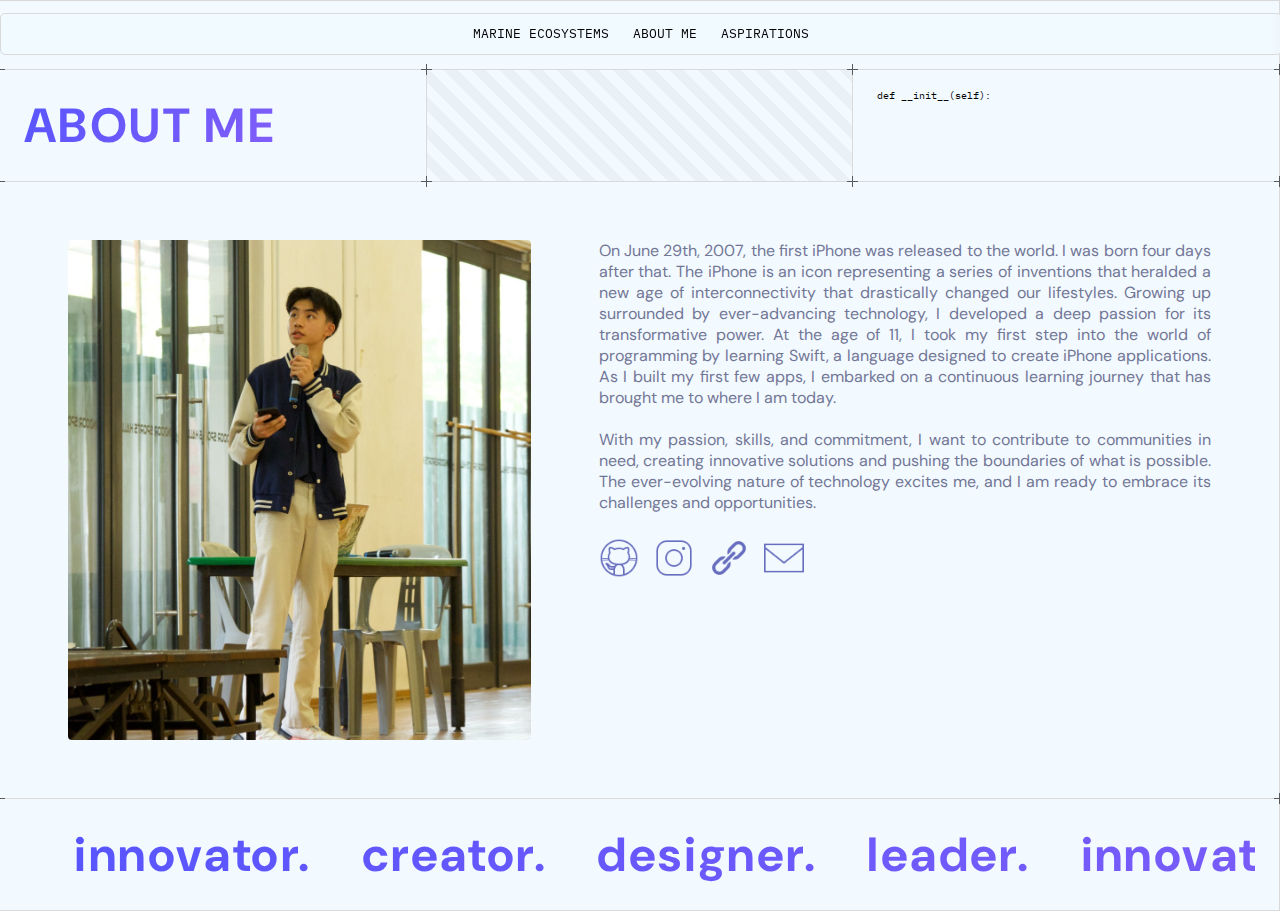
<file: about-me.html>
<!DOCTYPE html>
<html lang="en">
    <head>
        <meta charset="utf-8">
        <meta http-equiv="X-UA-Compatible" content="IE=edge">
        <title>About ME</title>
        <meta name="description" content="">
        <meta name="viewport" content="width=device-width, initial-scale=1">
        <link rel="stylesheet" href="css/about-me.css">
        <link rel="stylesheet" href="css/gridstyle.css">
        <link rel="stylesheet" href="css/textnavstyle.css">
        <link rel="preconnect" href="https://fonts.googleapis.com">
        <link rel="preconnect" href="https://fonts.gstatic.com" crossorigin>
        <link href="https://fonts.googleapis.com/css2?family=DM+Sans:ital,opsz,wght@0,9..40,100..1000;1,9..40,100..1000&display=swap" rel="stylesheet">
    </head>
    <body>
        <div class="navwrapper">

            <div class="navbar">
                <nav>
                    <a href='/index.html' class="scrambletext" data-value="MARINE ECOSYSTEMS">MARINE ECOSYSTEMS</a>
                    <a href='/about-me.html' class="scrambletext" data-value="ABOUT ME">ABOUT ME</a>
                    <a href='/aspirations.html' class="scrambletext" data-value="ASPIRATIONS">ASPIRATIONS</a>
                </nav>
            </div>
        </div>
        <section class="about">
            <div class="grid-container">
                <div class="grid-item" id="top-padding">
                </div>
                <div class="grid-item title-item">
                    <h1>ABOUT ME</h1>
                    <span class="top-left-corner"></span>
                    <span class="top-right-corner"></span>
                    <span class="bottom-left-corner"></span>
                    <span class="bottom-right-corner"></span>
                </div>
                <div class="grid-item filler-item">
                    <span class="top-left-corner"></span>
                    <span class="top-right-corner"></span>
                    <span class="bottom-left-corner"></span>
                    <span class="bottom-right-corner"></span>
                </div>
                <div class="grid-item code-item">
                    <div id="code-container"></div>

                    <span class="top-left-corner"></span>
                    <span class="top-right-corner"></span>
                    <span class="bottom-left-corner"></span>
                    <span class="bottom-right-corner"></span>
                </div>
                <div class="grid-item content-item">
                    <img src="assets/kazu.JPG" alt="Kazu Ho Jie An">
                    <div class="text">
                        <p>On June 29th, 2007, the first iPhone was released to the world. I was born four days after that. The iPhone is an icon representing a series of inventions that heralded a new age of interconnectivity that drastically changed our lifestyles. Growing up surrounded by ever-advancing technology, I developed a deep passion for its transformative power. At the age of 11, I took my first step into the world of programming by learning Swift, a language designed to create iPhone applications. As I built my first few apps, I embarked on a continuous learning journey that has brought me to where I am today.
                        <br><br>
                        With my passion, skills, and commitment, I want to contribute to communities in need, creating innovative solutions and pushing the boundaries of what is possible. The ever-evolving nature of technology excites me, and I am ready to embrace its challenges and opportunities.</p>
                        <div class="socials">
                            <a href="https://github.com/kaz-uuu">
                                <img src="assets/icons8-github-50.png" alt="github">
                            </a>
                            <a href="https://www.instagram.com/k4zu.mp3/">
                                <img src="assets/icons8-instagram-50.png" alt="instagram">
                            </a>
                            <a  href="https://kazu.digital">
                                <img src="assets/icons8-link-50.png" alt="site-link">
                            </a>
                            <a href="mailto:kazu.24@ichat.sp.edu.sg">
                                <img src="assets/icons8-email-50.png" alt="email">
                            </a>
                            </div>
                    </div>
                            <span class="top-left-corner"></span>
                    <span class="top-right-corner"></span>
                    <span class="bottom-left-corner"></span>
                    <span class="bottom-right-corner"></span>
                </div>
                
                <div class="grid-item bottom-banner">
                    <div class="marquee-container">
                        <div class="marquee">
                            <h1>&emsp;innovator.&emsp;creator.&emsp;designer.&emsp;leader.&emsp;innovator.&emsp;creator.&emsp;designer.&emsp;leader.&emsp;</h1>
                        </div>
                    </div>
                    <span class="top-left-corner"></span>
                    <span class="top-right-corner"></span>
                
                </div>
            </div>
        </section>

            
            <!--[if lt IE 7]>
                <p class="browsehappy">You are using an <strong>outdated</strong> browser. Please <a href="#">upgrade your browser</a> to improve your experience.</p>
            <![endif]-->
        <!-- <script src="smooth-scroll.js"></script> -->
        <script src="javascript/scramble.js"></script>
        <script src="javascript/code-animation.js"></script>
    </body>
</html>
</file>
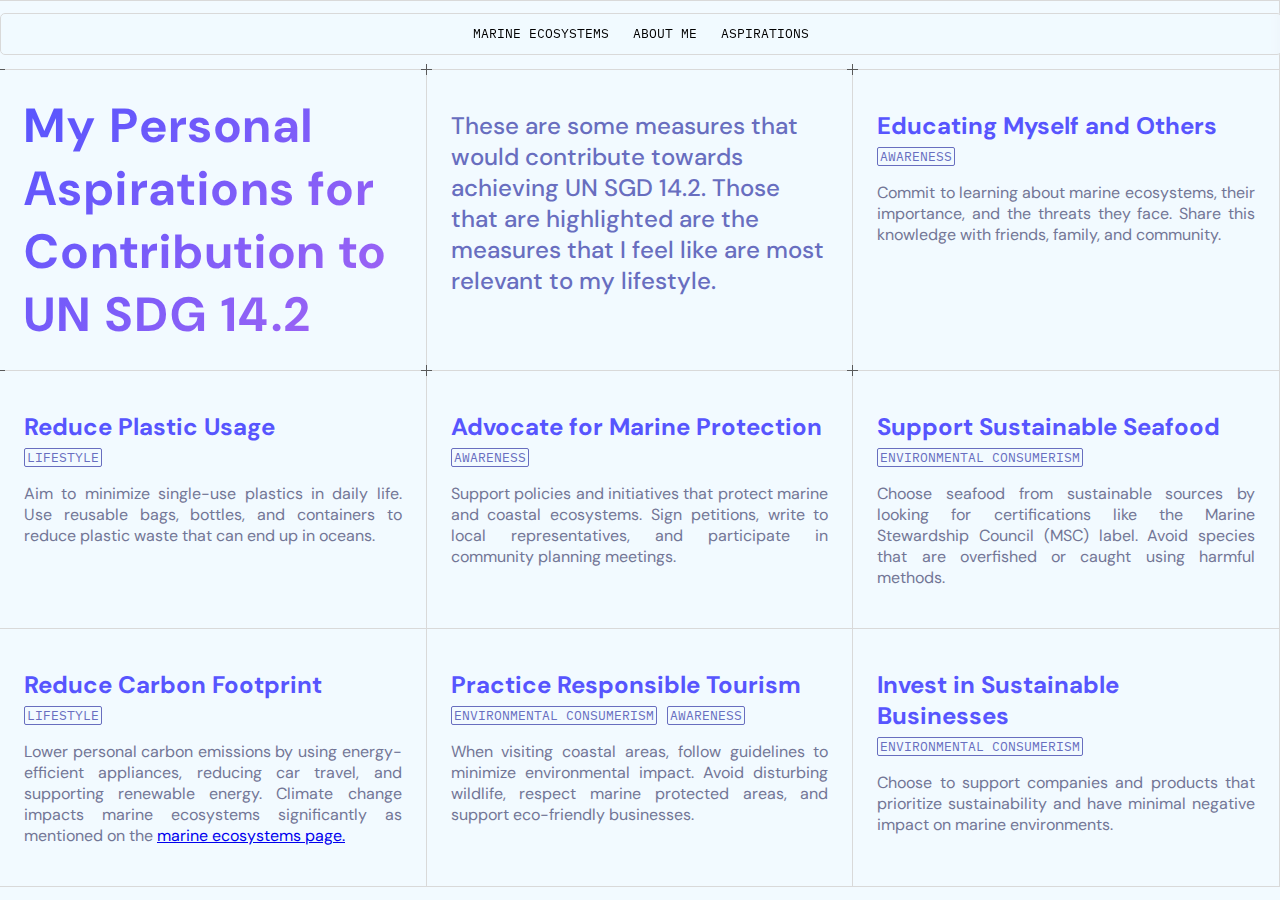
<file: aspirations.html>
<!DOCTYPE html>
<html lang="en">
    <head>
        <meta charset="utf-8">
        <meta http-equiv="X-UA-Compatible" content="IE=edge">
        <title>Aspirations</title>
        <meta name="description" content="">
        <meta name="viewport" content="width=device-width, initial-scale=1">
        <link rel="stylesheet" href="css/gridstyle.css">
        <link rel="stylesheet" href="css/textnavstyle.css">
        <link rel="stylesheet" href="css/aspirations.css">
        <link rel="preconnect" href="https://fonts.googleapis.com">
        <link rel="preconnect" href="https://fonts.gstatic.com" crossorigin>
        <link href="https://fonts.googleapis.com/css2?family=DM+Sans:ital,opsz,wght@0,9..40,100..1000;1,9..40,100..1000&display=swap" rel="stylesheet">
    </head>
    <body>

        <div class="navwrapper">

            <div class="navbar">
                <nav>
                    <a href='/index.html' class="scrambletext" data-value="MARINE ECOSYSTEMS">MARINE ECOSYSTEMS</a>
                    <a href='/about-me.html' class="scrambletext" data-value="ABOUT ME">ABOUT ME</a>
                    <a href='/aspirations.html' class="scrambletext" data-value="ASPIRATIONS">ASPIRATIONS</a>
                </nav>
            </div>
        </div>

        <section class="hero-section">
            <div class="grid-container">
                <div class="grid-item" id="top-padding"></div>
                <div class="grid-item title-item">
                        <h1>My Personal Aspirations for Contribution to UN SDG 14.2</h1>
                        <span class="top-left-corner"></span>
                        <span class="top-right-corner"></span>
                        <span class="bottom-left-corner"></span>
                        <span class="bottom-right-corner"></span>
                </div>
                <div class="grid-item subtitle-item">
                        <h4>These are some measures that would contribute towards achieving UN SGD 14.2. Those that are highlighted are the measures that I feel like are most relevant to my lifestyle.</h4>
                        <span class="top-left-corner"></span>
                        <span class="top-right-corner"></span>
                        <span class="bottom-left-corner"></span>
                        <span class="bottom-right-corner"></span>
                </div>
                <div class="grid-item measure-item">
                        <h4>Educating Myself and Others</h4>
                        <p class="category-tag">AWARENESS</p>
                        <p>Commit to learning about marine ecosystems, their importance, and the threats they face. Share this knowledge with friends, family, and community.</p>
                </div>
                <div class="grid-item measure-item">
                        <h4>Reduce Plastic Usage</h4>
                        <p class="category-tag">LIFESTYLE</p>
                        <p>Aim to minimize single-use plastics in daily life. Use reusable bags, bottles, and containers to reduce plastic waste that can end up in oceans.</p>
                </div>
                <div class="grid-item measure-item">
                        <h4>Advocate for Marine Protection</h4>
                        <p class="category-tag">AWARENESS</p>
                        <p>Support policies and initiatives that protect marine and coastal ecosystems. Sign petitions, write to local representatives, and participate in community planning meetings.</p>
                </div>
                <div class="grid-item measure-item">
                        <h4>Support Sustainable Seafood</h4>
                        <p class="category-tag">ENVIRONMENTAL CONSUMERISM</p>
                        <p>Choose seafood from sustainable sources by looking for certifications like the Marine Stewardship Council (MSC) label. Avoid species that are overfished or caught using harmful methods.</p>
                </div>
                <div class="grid-item measure-item">
                        <h4>Reduce Carbon Footprint</h4>
                        <p class="category-tag">LIFESTYLE</p>
                        <p>Lower personal carbon emissions by using energy-efficient appliances, reducing car travel, and supporting renewable energy. Climate change impacts marine ecosystems significantly as mentioned on the <a href="index.html">marine ecosystems page.</a></p>
                </div>
                <div class="grid-item measure-item">
                        <h4>Practice Responsible Tourism</h4>
                        <div class="tags">
                                <p class="category-tag">ENVIRONMENTAL CONSUMERISM</p><p class="category-tag">AWARENESS</p>
                        </div>
                                <p>When visiting coastal areas, follow guidelines to minimize environmental impact. Avoid disturbing wildlife, respect marine protected areas, and support eco-friendly businesses.</p>
                </div>
                <div class="grid-item measure-item">
                        <h4>Invest in Sustainable Businesses</h4>
                        <p class="category-tag">ENVIRONMENTAL CONSUMERISM</p>
                        <p>Choose to support companies and products that prioritize sustainability and have minimal negative impact on marine environments.</p>
                </div>
                
            </div>
        </section>

            <!--[if lt IE 7]>
                <p class="browsehappy">You are using an <strong>outdated</strong> browser. Please <a href="#">upgrade your browser</a> to improve your experience.</p>
                <![endif]-->
            <!-- <script src="smooth-scroll.js"></script> -->
            <script src="javascript/scramble.js"></script>
        </body>
        </html>
</file>
<file: css/about-me.css>
html {
        width: 100%;
      }
      
body {
        margin: 0;
        font-family: "DM Sans", sans-serif;
        /* background-image: url('bluefedbackground.jpg'); */
        background-size: cover;
        width: 100%;
        overflow-x: hidden;
        background-color: #F2FAFF;
}

@font-face {
        font-family: 'IBMPlexMono-Regular';
        src: url('../fonts/IBMPlexMono-Regular.ttf');
}


/* About Me Section */

.about-item > h1 {
        font-weight: 800;
}

/* Code Animation */
#code-container {
        font-size: 0.6em;
        font-family: "IBMPlexMono-Regular";
        white-space: pre;
        line-height: 1.5;
        display: flex;
        flex-direction: column;
        justify-content: flex-end;
}

.code-item {
        padding-top: 19px !important;
        padding-bottom: 19px !important;
}

.filler-item {
        background: repeating-linear-gradient(
                45deg,
                #606cbc00,
                #16237700 10px,
                #e9f1f7 10px,
                #e9f1f7  20px
        );
}

.content-item {
        grid-column: span 3;
        height: fit-content;
        display: flex;
        flex-direction: row;
        gap: 68px;
        padding: 58px 68px 58px 68px !important;
}

.content-item > img {
        height: 500px;
        border-radius: 4px;
}

.text p {
        margin: 0;
}

.socials {
        width: 100%;
        display: flex;
        margin: auto;
        gap: 15px;
        align-content: center;
        margin-top: 25px;
}


/* 2D TRANSFORMATION !!!!  1/5 Graphic Effects*/
.socials a {
        transition: scale 0.4s;
}

.socials a:hover {
        scale: 1.1;
}

.socials img {
        height: 40px;
}

.bottom-banner {
        grid-column: span 3;
}

.marquee-container {
        width: 100%;
        overflow: hidden;
        white-space: nowrap;
    }
    .marquee {
        display: inline-block;
        animation: marquee 13s linear infinite;
    }
    @keyframes marquee {
        0% {
            transform: translateX(0%);
        }
        100% {
            transform: translateX(-50%);
        }
    }
</file>
<file: css/gridstyle.css>
/* Grid Styling */

.grid-container {
        max-width: 1400px;
        display: grid;
        /* repeat(repetition amount, track listing)  */ 
        align-items: stretch;
        margin: auto;
        box-sizing: border-box;
        grid-template-columns: repeat(auto-fit, minmax(400px, 1fr)); 
      }
      
    .column-2 {
        grid-template-columns: repeat(auto-fit, minmax(500px, 1fr)) !important; 
    }
    
    .grid-item {
        position: relative;
        padding: 1.5em;
        border: 1px solid #D9D9D9;
        margin-bottom: -1px;
        margin-left: -1px;
    }
    
    /* Pseudo Elements */
    
    /* Both Lines */
    
    .grid-item::before,
    .grid-item::after {
        content: "";
        background-color: #D9D9D9;
        position: absolute;
        box-sizing:border-box;
        width: 200vw;
        height: 1px;
        left: -100%;
    
    }
    
    /* Top Row Line */
    
    .grid-item::after {
        top: -1px;
    
    }
    
    /* Bottom Row Line */
    
    .grid-item::before {
        bottom:-1px;
    
    }
    
    
    /* intersection */
    /* create center element to apply pseudo elements */
    .top-right-corner, .bottom-right-corner, .top-left-corner, .bottom-left-corner {
        width: 1px;
        height: 1px;
        position: absolute;
        
    }
    /* create vertical line of intersection */
    .top-right-corner::before, .bottom-right-corner::before, .top-left-corner::before, .bottom-left-corner::before {
        content: "";
        position: absolute;
        height: 11px;
        width: 1px;
        background-color: #595959;
        z-index: 2;
        top: -5px;
    }
    /* create horizontal line of intersection */
    .top-right-corner::after, .bottom-right-corner::after, .top-left-corner::after, .bottom-left-corner::after {
        content: "";
        position: absolute;
        height: 1px;
        width: 11px;
        background-color: #595959;
        z-index: 2;
        left: -5px;
    }
    /* position center element at the grid intersections */
    .top-right-corner {
        top: -1px;
        right: -1px;
    }
     
    .bottom-right-corner {
        bottom: -1px;
        right: -1px;
    }
    
    .top-left-corner {
        top: -1px;
        left: -1px;
    }
    
    .bottom-left-corner {
        bottom: -1px;
        left: -1px;
    }
    
    .stat > .top-right-corner::before, .top-left-corner::before, .bottom-left-corner::before, .bottom-right-corner::before {
        left: 0px;
    }
</file>
<file: css/textnavstyle.css>
@font-face {
    font-family: 'IBMPlexMono-Regular';
    src: url('../fonts/IBMPlexMono-Regular.ttf');
  }
  

  /* TEXT STYLING  */
  
  @keyframes move-bg {
    to {
      background-position: 400% 0;
    }
  }
  
  h1 {
    font-size: 3em;
    color: #5755FE;
    margin: 0;
    font-weight: 700;
    letter-spacing: 0.05em;
    /* LINEAR GRADIENT !!!! - 3/5 Graphic Effects*/
    background: linear-gradient( 
      -45deg,
      #5755FE,
      #c46bee,
      #5755FE
    ) 0 0 / 400% 100%;
    color: transparent;
    -webkit-background-clip: text;
    background-clip: text;
    animation: move-bg 15s infinite linear;
  }
  
  h2 {
    font-size: 2.25em;
    color: #5755FE;
  }
  
  h3 {
    font-size: 1.76em;
    color: #5755FE;
  }
  
  h4 {
    font-size: 1.5em;
    color: #5755FE;
  }
  
  h5 {
    font-size: 1.25em;
  }
  
  p {
    color: #727696;
    text-align: justify;
  }
  

  /* NavBar */

#top-padding {
    height: 20px;
    grid-column: span 3;
}

.navwrapper {
  position: fixed !important;
  z-index: 3;
  width: 100%;
}

.navbar {
  height: 20px;
  padding-top: 8px;
  padding-bottom: 12px;
  grid-column: span 3;
  max-width: 1376px;
  width: 100%;
  margin: auto;
  margin-top: 13px;
  /*  BORDER TO AN ELEMENT !!!! - 4/5 Graphic Effects*/
  border: #D9D9D9 1px solid;
  border-radius: 5px;
  background: rgba( 240, 249, 255, 0.35 );
  /* CSS FILTER !!!! - 5/5 Graphic Effects*/
  backdrop-filter: blur( 4px );
  -webkit-backdrop-filter: blur( 4px );
}

nav {
  margin: auto;
  width: fit-content;
}

nav a {
  font-family: "IBMPlexMono-Regular";
  padding-left: 10px;
  padding-right: 10px;
  font-size: 0.8em;
  cursor: pointer;
  transition: color 0.4s ease-in-out;
  text-decoration: none;
  color: black;
}

nav a:hover {
  color: #2733df;
}

/* Category Tag Styling */

.category-tag {
  font-family: 'IBMPlexMono-Regular';
  margin-top: 6px;
  border: #686EBF solid 1px;
  border-radius: 2px;
  color: #686EBF;
  width: fit-content;
  padding: 0 2px 0 2px;
  font-size: 0.8em; 
}
</file>
<file: css/aspirations.css>
html {
        width: 100%;
}
      
body {
        margin: 0;
        font-family: "DM Sans", sans-serif;
        /* background-image: url('bluefedbackground.jpg'); */
        background-size: cover;
        width: 100%;
        overflow-x: hidden;
        background-color: #F2FAFF;
}

@font-face {
        font-family: 'IBMPlexMono-Regular';
        src: url('../fonts/IBMPlexMono-Regular.ttf');
}



/* Title */

/* TEXT SHADOW HERE ↓↓↓↓↓↓↓↓↓↓↓↓↓ */
/* TEXT SHADOW HERE ↓↓↓↓↓↓↓↓↓↓↓↓↓ */
/* TEXT SHADOW HERE ↓↓↓↓↓↓↓↓↓↓↓↓↓ */
/* TEXT SHADOW - 2/5 Graphic Effects */
.title-item {
        text-shadow: #5855fe00 -2px -2px;
}
/* TEXT SHADOW HERE ↑↑↑↑↑↑↑↑↑↑↑↑↑ */
/* TEXT SHADOW HERE ↑↑↑↑↑↑↑↑↑↑↑↑↑ */
/* TEXT SHADOW HERE ↑↑↑↑↑↑↑↑↑↑↑↑↑ */

h4 {
        margin-top: 16px;
}

.subtitle-item h4 {
        font-weight: 500;
        color: #686EBF;
}


.measure-item h4 {
        margin-bottom: 0;
        color: #5755FE;
        transition: color 0.5s;
}

.measure-item p {
        transition: color 0.5s;
}

.measure-item {
        transition: background-color 0.5s;
}

.measure-item:hover {
        background-color: #5755FE;
}

.measure-item:hover h4, .measure-item:hover p {
        color: aliceblue;
}

.measure-item:hover .category-tag {
        color: rgb(212, 221, 228);
        border-color: rgb(212, 221, 228);
}


.tags {
        display: flex;
        flex-direction: row;
        gap: 10px;
}

.tags .category-tag {
        margin-bottom: 0;
}
</file>
